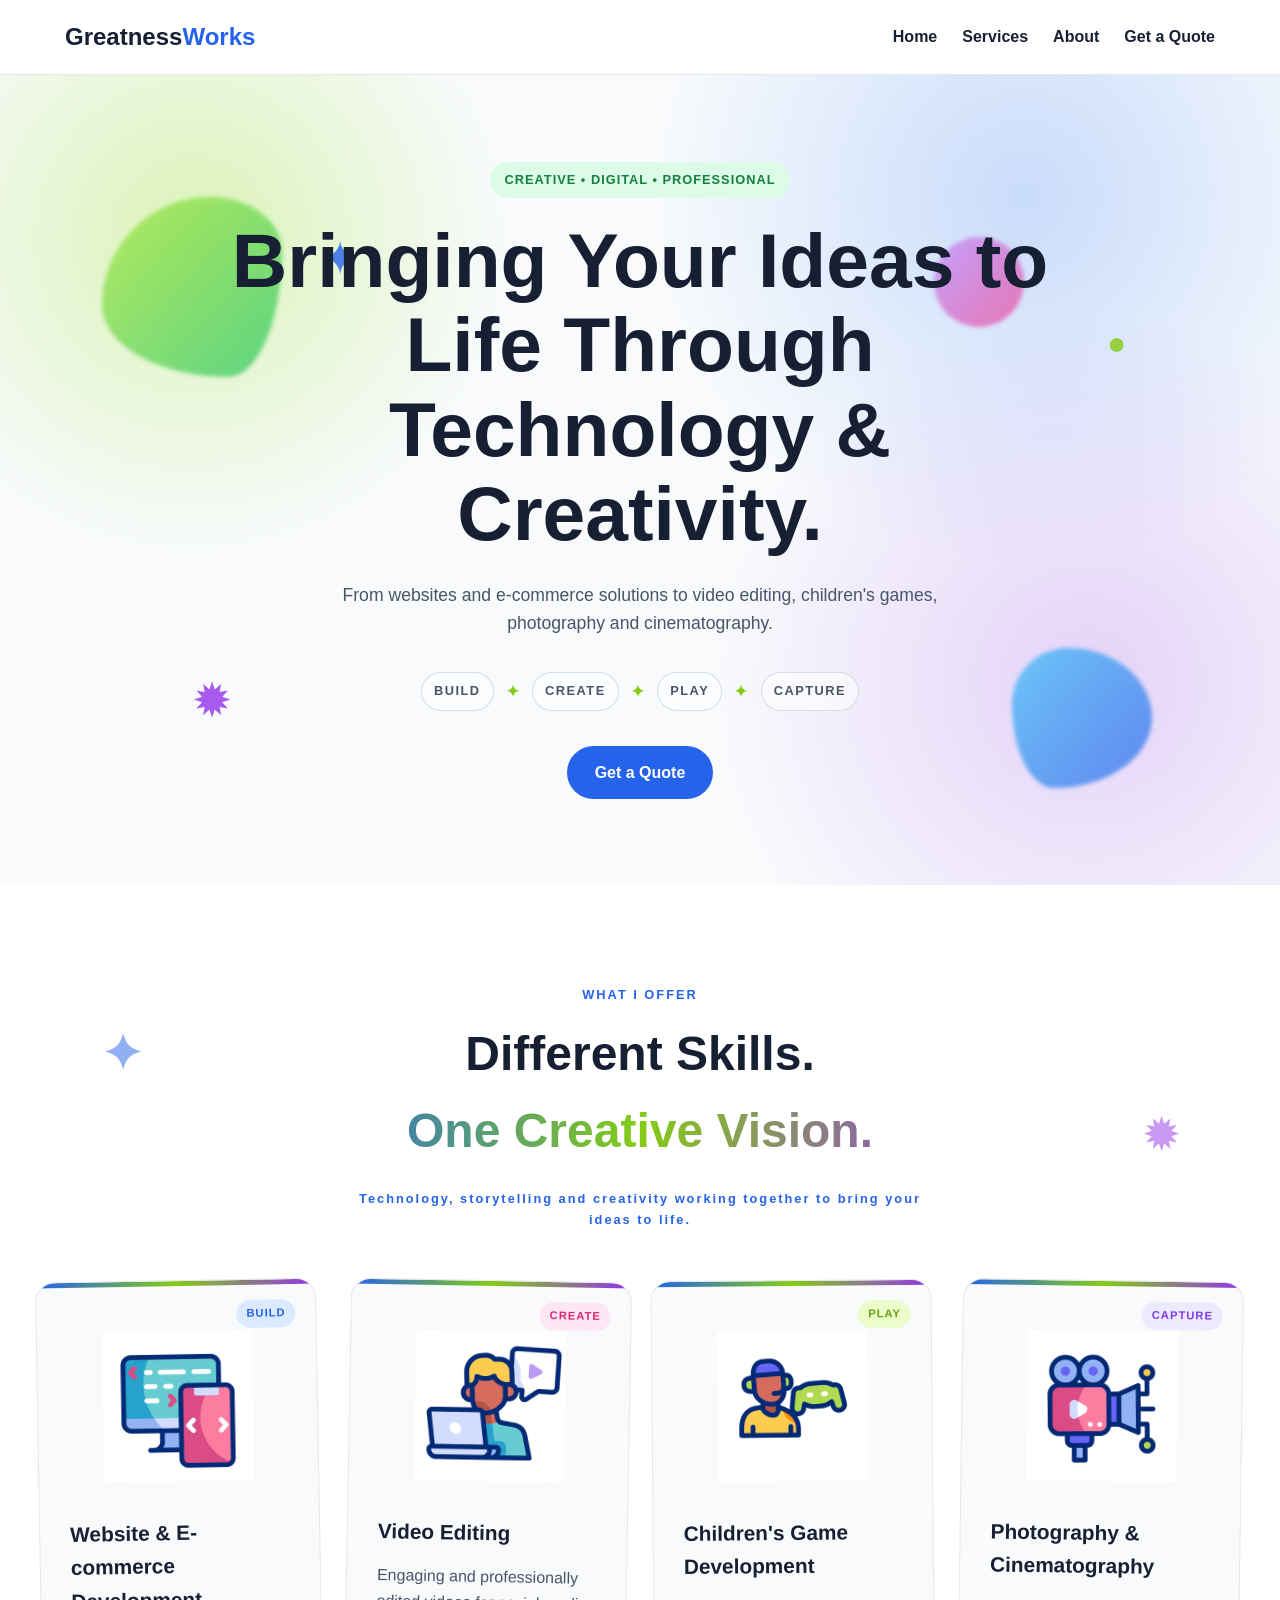
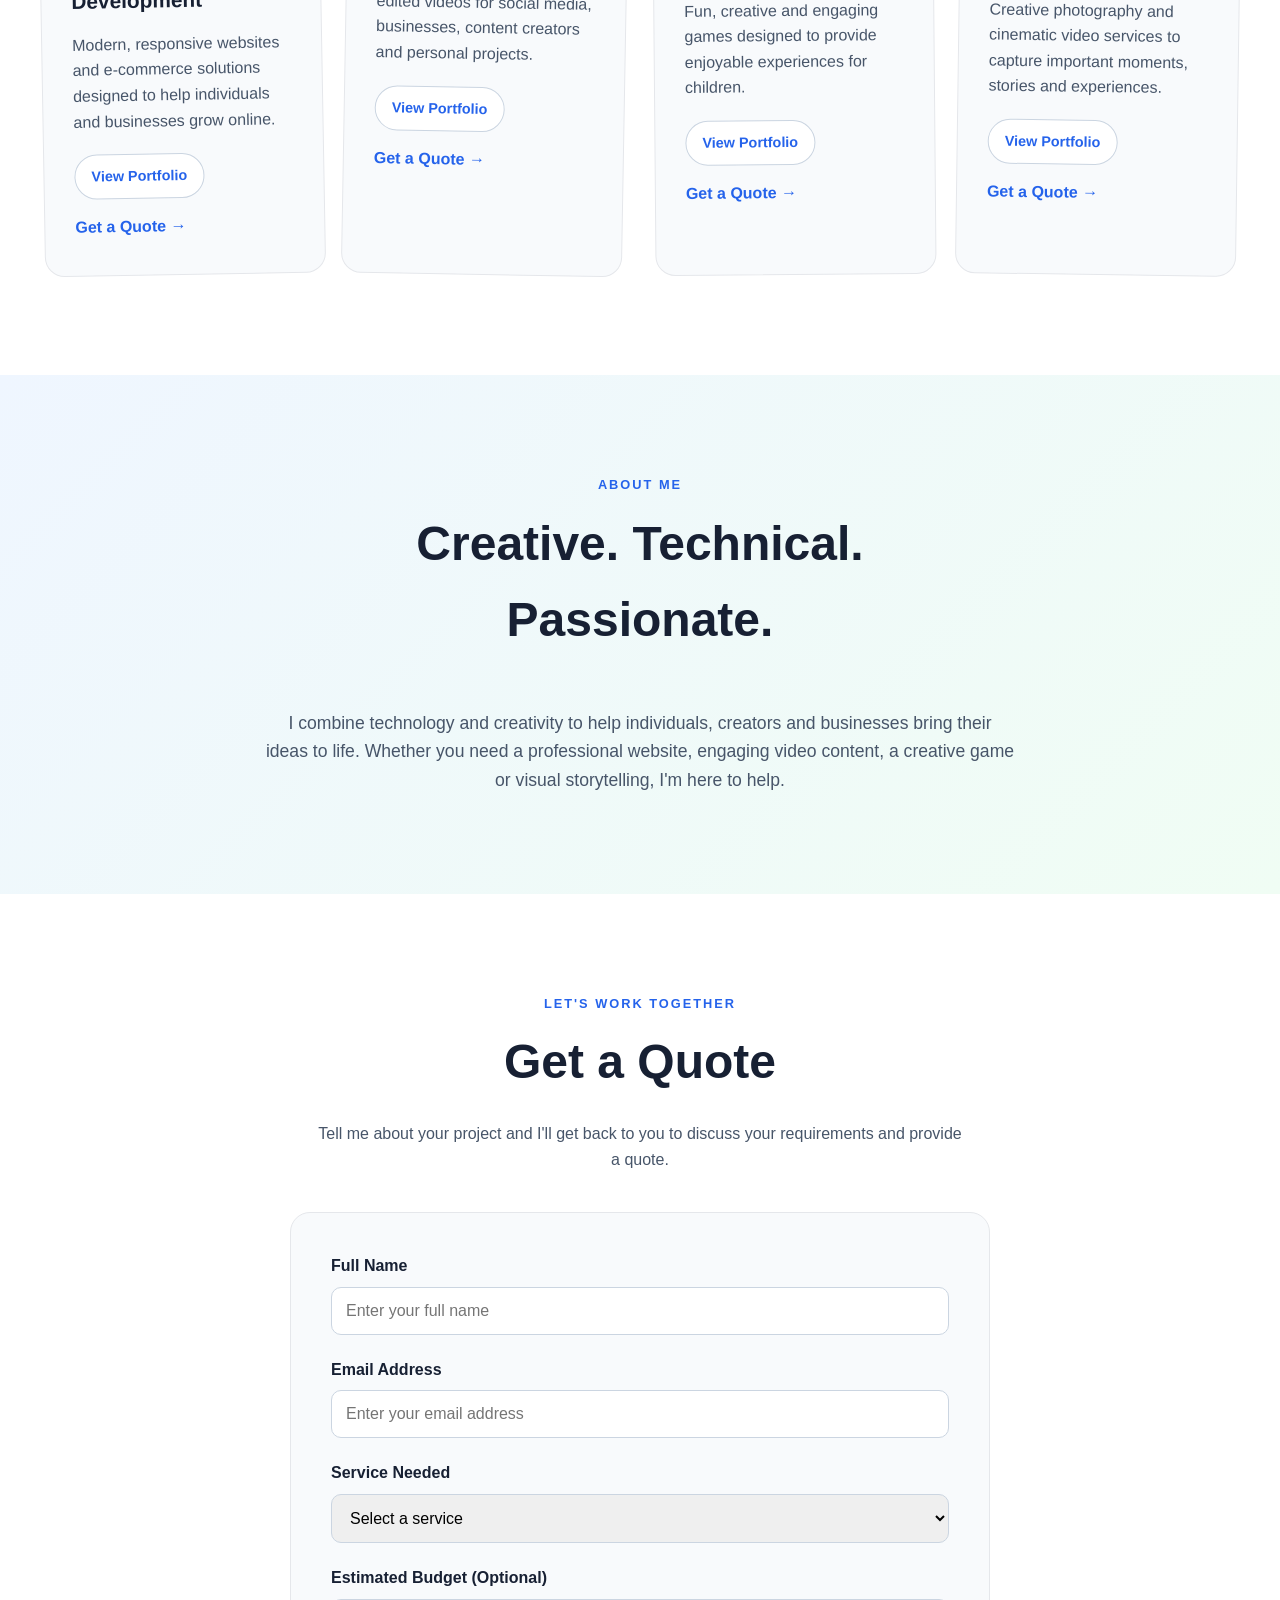
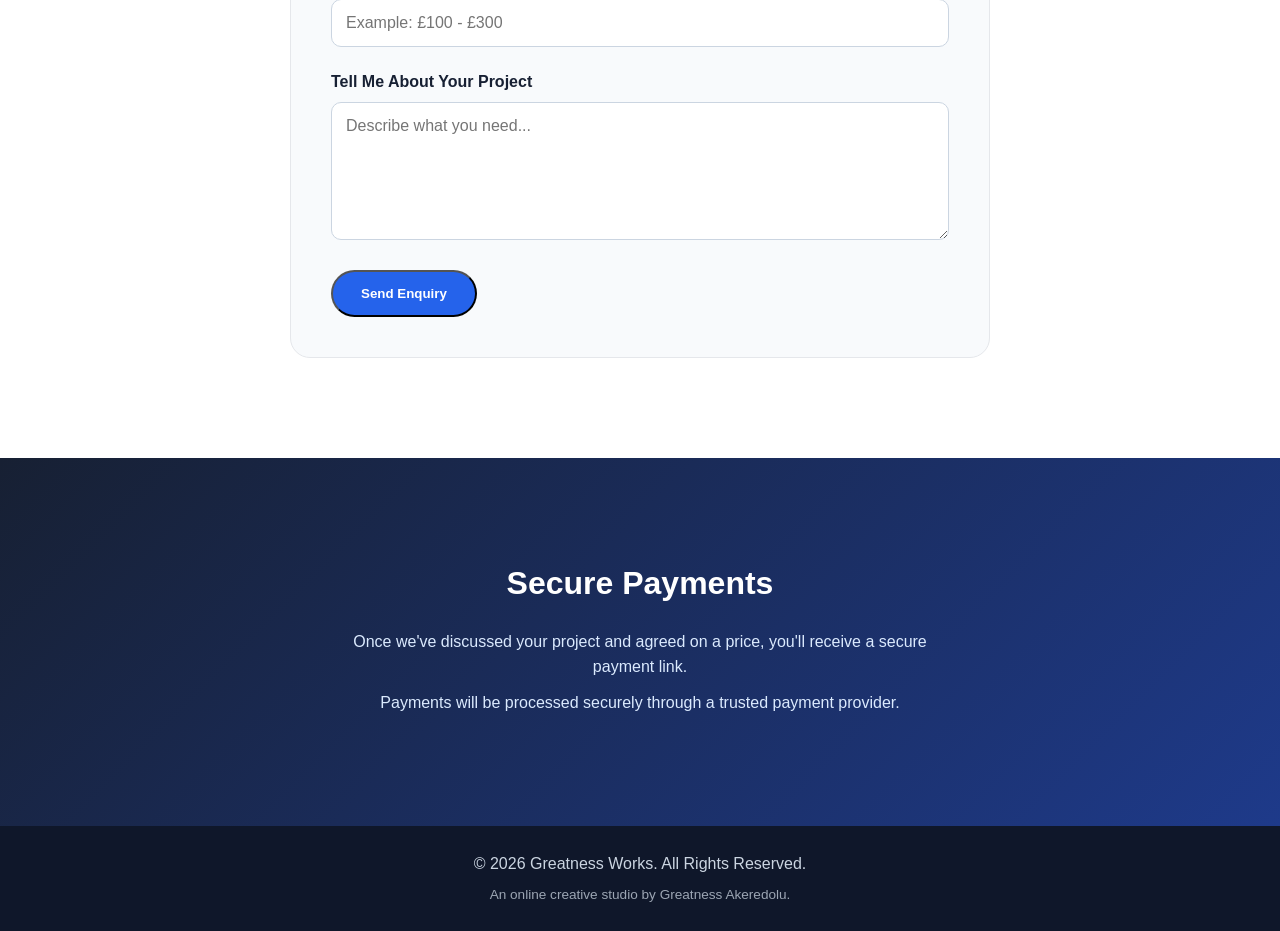
<file: index.html>
<!doctype html>
<html lang="en">
  <head>
    <meta charset="UTF-8" />

    <meta name="viewport" content="width=device-width, initial-scale=1.0" />

    <meta
      name="description"
      content="Creative services including website development, video editing, children's game development, photography and cinematography."
    />

    <title>
      Greatness Works | Web Development, Video Editing & Creative Services
    </title>

    <link rel="stylesheet" href="style.css" />
  </head>

  <body>
    <!-- Navigation -->
    <header>
      <nav>
        <h1 class="logo">
          <a href="#home"> Greatness<span>Works</span> </a>
        </h1>

        <ul class="nav-links">
          <li><a href="#home">Home</a></li>
          <li><a href="#services">Services</a></li>
          <li><a href="#about">About</a></li>
          <li><a href="#contact">Get a Quote</a></li>
        </ul>
      </nav>
    </header>

    <main>
      <section id="home" class="hero">
        <!-- Decorative Creative Elements -->
        <div class="creative-shape shape-one"></div>
        <div class="creative-shape shape-two"></div>
        <div class="creative-shape shape-three"></div>

        <div class="creative-symbol symbol-one">✦</div>
        <div class="creative-symbol symbol-two">✹</div>
        <div class="creative-symbol symbol-three">●</div>

        <div class="hero-content">
          <p class="hero-tag">CREATIVE • DIGITAL • PROFESSIONAL</p>

          <h2>Bringing Your Ideas to Life Through Technology & Creativity.</h2>

          <p class="hero-description">
            From websites and e-commerce solutions to video editing, children's
            games, photography and cinematography.
          </p>

          <div class="creative-skills">
            <span>BUILD</span>

            <span class="skill-symbol">✦</span>

            <span>CREATE</span>

            <span class="skill-symbol">✦</span>

            <span>PLAY</span>

            <span class="skill-symbol">✦</span>

            <span>CAPTURE</span>
          </div>

          <a href="#contact" class="primary-button"> Get a Quote </a>
        </div>
      </section>

      <!-- Services Section -->
      <section id="services" class="services">
        <div class="creative-section-decoration">
          <span class="doodle doodle-one">✦</span>
          <span class="doodle doodle-two">✹</span>
          <span class="doodle doodle-three">+</span>
        </div>

        <div class="section-heading">
          <p>WHAT I OFFER</p>

          <h2>
            Different Skills.
            <span>One Creative Vision.</span>
          </h2>

          <p class="creative-subheading">
            Technology, storytelling and creativity working together to bring
            your ideas to life.
          </p>
        </div>

        <div class="services-container">
          <!-- Website Development -->
          <article class="service-card">
            <div class="service-icon">
              <img
                src="images/responsive.gif"
                alt="Website and e-commerce development illustration"
              />
            </div>

            <h3>Website & E-commerce Development</h3>

            <p>
              Modern, responsive websites and e-commerce solutions designed to
              help individuals and businesses grow online.
            </p>

            <div class="service-actions">
              <a href="portfolio/web-development.html" class="portfolio-button">
                View Portfolio
              </a>

              <a
                href="#contact"
                class="service-quote-button"
                data-service="website"
              >
                Get a Quote →
              </a>
            </div>
          </article>

          <!-- Video Editing -->
          <article class="service-card">
            <div class="service-icon">
              <img
                src="images/video-editor.gif"
                alt="Video editing illustration"
              />
            </div>

            <h3>Video Editing</h3>

            <p>
              Engaging and professionally edited videos for social media,
              businesses, content creators and personal projects.
            </p>

            <div class="service-actions">
              <a href="portfolio/video-editing.html" class="portfolio-button">
                View Portfolio
              </a>

              <a
                href="#contact"
                class="service-quote-button"
                data-service="video-editing"
              >
                Get a Quote →
              </a>
            </div>
          </article>

          <!-- Game Development -->
          <article class="service-card">
            <div class="service-icon">
              <img
                src="images/gamer.gif"
                alt="Children's game development illustration"
              />
            </div>

            <h3>Children's Game Development</h3>

            <p>
              Fun, creative and engaging games designed to provide enjoyable
              experiences for children.
            </p>

            <div class="service-actions">
              <a
                href="portfolio/game-development.html"
                class="portfolio-button"
              >
                View Portfolio
              </a>

              <a
                href="#contact"
                class="service-quote-button"
                data-service="game-development"
              >
                Get a Quote →
              </a>
            </div>
          </article>

          <!-- Photography -->
          <article class="service-card">
            <div class="service-icon">
              <img
                src="images/video-camera.gif"
                alt="Photography and cinematography illustration"
              />
            </div>

            <h3>Photography & Cinematography</h3>

            <p>
              Creative photography and cinematic video services to capture
              important moments, stories and experiences.
            </p>

            <div class="service-actions">
              <a href="portfolio/photography.html" class="portfolio-button">
                View Portfolio
              </a>

              <a
                href="#contact"
                class="service-quote-button"
                data-service="photography"
              >
                Get a Quote →
              </a>
            </div>
          </article>
        </div>
      </section>

      <!-- About Section -->
      <section id="about" class="about">
        <div class="section-heading">
          <p>ABOUT ME</p>
          <h2>Creative. Technical. Passionate.</h2>
        </div>

        <p class="about-description">
          I combine technology and creativity to help individuals, creators and
          businesses bring their ideas to life. Whether you need a professional
          website, engaging video content, a creative game or visual
          storytelling, I'm here to help.
        </p>
      </section>

      <!-- Contact Section -->
      <section id="contact" class="contact">
        <div class="section-heading">
          <p>LET'S WORK TOGETHER</p>
          <h2>Get a Quote</h2>
        </div>

        <p class="contact-description">
          Tell me about your project and I'll get back to you to discuss your
          requirements and provide a quote.
        </p>

        <form
          id="quote-form"
          action="https://formspree.io/f/mppzbkwe"
          method="POST"
        >
          <input
            type="hidden"
            name="_subject"
            value="New Creative Services Enquiry"
          />

          <div class="form-group">
            <label for="name">Full Name</label>

            <input
              type="text"
              id="name"
              name="name"
              placeholder="Enter your full name"
              required
            />
          </div>

          <div class="form-group">
            <label for="email">Email Address</label>

            <input
              type="email"
              id="email"
              name="email"
              placeholder="Enter your email address"
              required
            />
          </div>

          <div class="form-group">
            <label for="service">Service Needed</label>

            <select id="service" name="service" required>
              <option value="">Select a service</option>

              <option value="website">Website & E-commerce Development</option>

              <option value="video-editing">Video Editing</option>

              <option value="game-development">
                Children's Game Development
              </option>

              <option value="photography">Photography & Cinematography</option>
            </select>
          </div>

          <div class="form-group">
            <label for="budget">Estimated Budget (Optional)</label>

            <input
              type="text"
              id="budget"
              name="budget"
              placeholder="Example: £100 - £300"
            />
          </div>

          <div class="form-group">
            <label for="message">Tell Me About Your Project</label>

            <textarea
              id="message"
              name="message"
              rows="6"
              placeholder="Describe what you need..."
              required
            ></textarea>
          </div>

          <button type="submit" class="primary-button">Send Enquiry</button>
        </form>
      </section>

      <!-- Payment Information -->
      <section class="payment">
        <h2>Secure Payments</h2>

        <p>
          Once we've discussed your project and agreed on a price, you'll
          receive a secure payment link.
        </p>

        <p>
          Payments will be processed securely through a trusted payment
          provider.
        </p>
      </section>
    </main>

    <!-- Footer -->
    <footer>
      <p>© 2026 Greatness Works. All Rights Reserved.</p>

      <p class="founder-credit">An online creative studio by Greatness Akeredolu.</p>
    </footer>

    <script src="script.js"></script>
  </body>
</html>
</file>
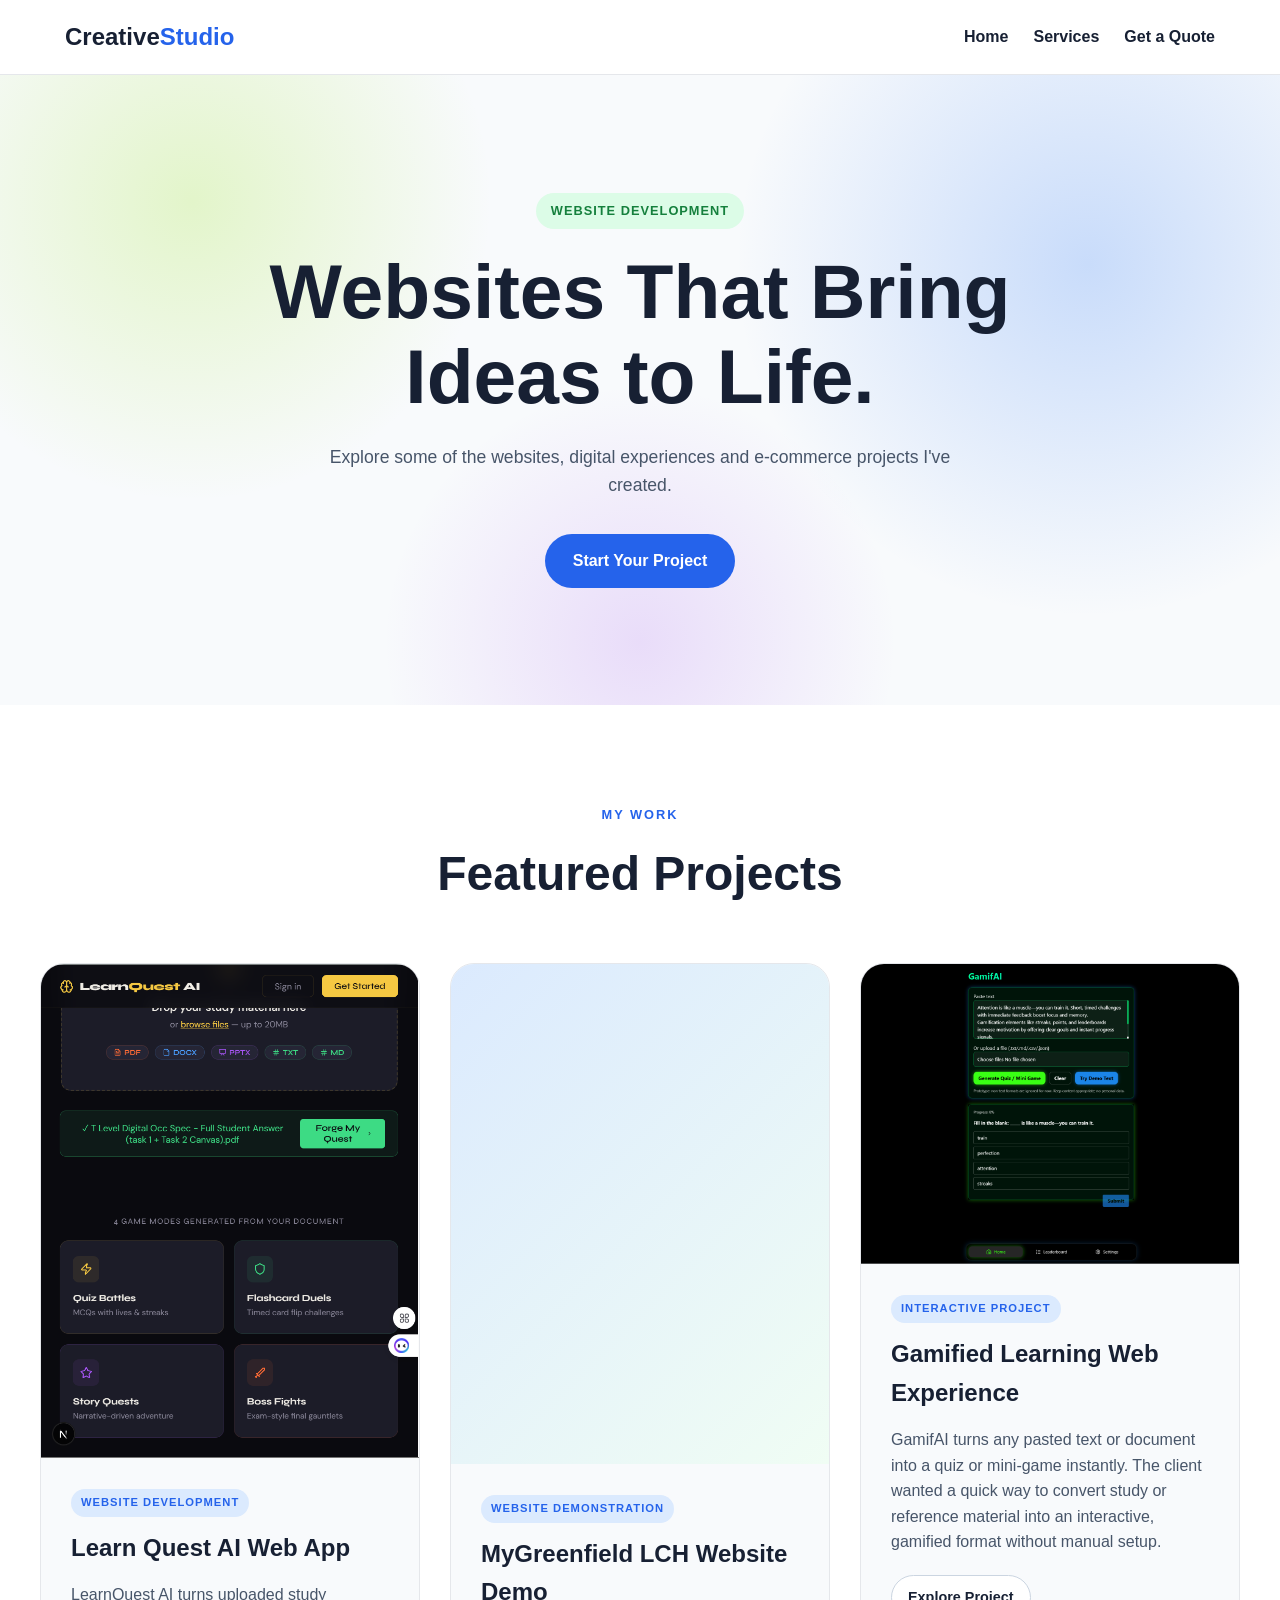
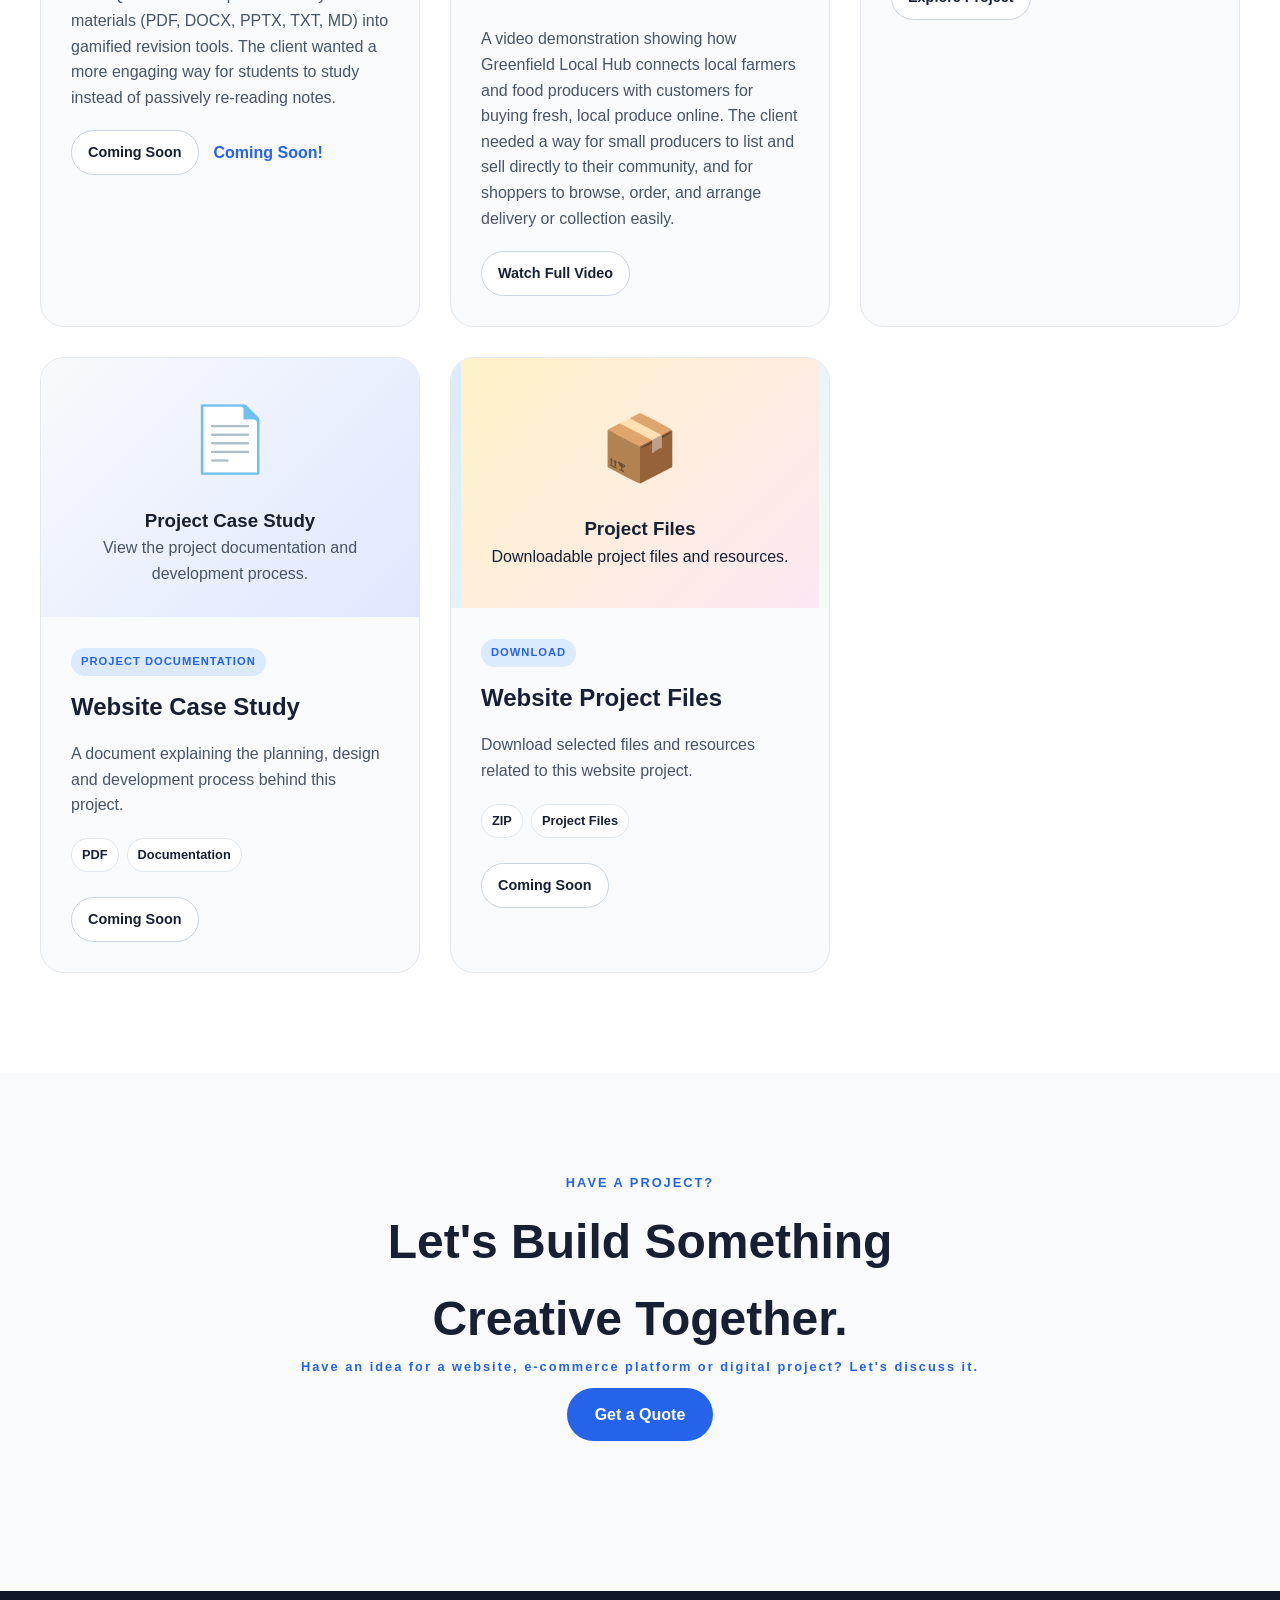
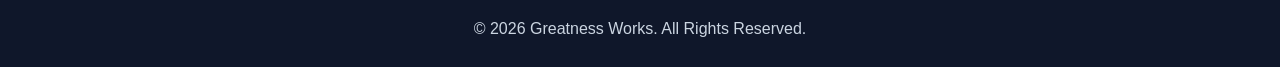
<file: portfolio/web-development.html>
<!doctype html>

<html lang="en">
  <head>
    <meta charset="UTF-8" />

    <meta name="viewport" content="width=device-width, initial-scale=1.0" />

    <meta
      name="description"
      content="Explore my website and e-commerce development portfolio."
    />

    <title>Website Development Portfolio | CreativeStudio</title>

    <!-- Main stylesheet -->

    <link rel="stylesheet" href="../style.css" />
  </head>

  <body>
    <!-- =========================
         NAVIGATION
    ========================== -->

    <header>
      <nav>
        <!-- Logo -->

        <h1 class="logo">
          <a href="../index.html"> Creative<span>Studio</span> </a>
        </h1>

        <!-- Navigation Links -->

        <ul class="nav-links">
          <li>
            <a href="../index.html"> Home </a>
          </li>

          <li>
            <a href="../index.html#services"> Services </a>
          </li>

          <li>
            <a href="../index.html#contact"> Get a Quote </a>
          </li>
        </ul>
      </nav>
    </header>

    <main>
      <!-- =========================
             PORTFOLIO HERO
        ========================== -->

      <section class="portfolio-hero">
        <p class="portfolio-label">WEBSITE DEVELOPMENT</p>

        <h2>Websites That Bring Ideas to Life.</h2>

        <p>
          Explore some of the websites, digital experiences and e-commerce
          projects I've created.
        </p>

        <a href="../index.html#contact" class="primary-button">
          Start Your Project
        </a>
      </section>

      <!-- =========================
             FEATURED PROJECTS
        ========================== -->

      <section class="portfolio-section">
        <div class="section-heading">
          <p>MY WORK</p>

          <h2>Featured Projects</h2>
        </div>

        <!-- Portfolio Grid -->

        <div class="portfolio-grid">
          <!-- =================================
                     PROJECT TYPE 1:
                     IMAGE / WEBSITE SCREENSHOT
                ================================== -->

          <article class="portfolio-card">
            <!-- Project Preview -->

            <div class="portfolio-preview">
              <!--
                        Replace this image path with
                        your actual project screenshot.
                        -->

              <img
                src="../assets/images/Learn-Quest-AI.png"
                alt="Screenshot of website project"
                class="portfolio-image"
              />
            </div>

            <!-- Project Content -->

            <div class="portfolio-content">
              <span class="project-category"> WEBSITE DEVELOPMENT </span>

              <h3>Learn Quest AI Web App</h3>

              <p>
                LearnQuest AI turns uploaded study materials (PDF, DOCX, PPTX,
                TXT, MD) into gamified revision tools. The client wanted a more
                engaging way for students to study instead of passively
                re-reading notes.
              </p>

              <!-- Project Links -->

              <div class="project-links">
                <!-- Live Website -->

                <a
                  href="https://your-live-project.com"
                  class="portfolio-button"
                  target="_blank"
                  rel="noopener noreferrer"
                >
                  Coming Soon
                </a>

                <!-- Source Code -->

                <a
                  href="https://github.com/yourusername/project"
                  class="project-link"
                  target="_blank"
                  rel="noopener noreferrer"
                >
                  Coming Soon!
                </a>
              </div>
            </div>
          </article>

          <!-- =================================
                     PROJECT TYPE 2:
                     VIDEO PROJECT
                ================================== -->

          <article class="portfolio-card">
            <!-- Video Preview -->
            <div class="portfolio-preview">
              <iframe
                width="100%"
                height="500"
                src="https://www.youtube.com/embed/PdOprYZLmvo"
                title="Greenfield LCH Website Demo"
                frameborder="0"
                allow="
                  accelerometer;
                  autoplay;
                  clipboard-write;
                  encrypted-media;
                  gyroscope;
                  picture-in-picture;
                  web-share;
                "
                allowfullscreen
              >
              </iframe>
            </div>

            <!-- Project Content -->
            <div class="portfolio-content">
              <span class="project-category"> WEBSITE DEMONSTRATION </span>

              <h3>MyGreenfield LCH Website Demo</h3>

              <p>
                A video demonstration showing how Greenfield Local Hub connects
                local farmers and food producers with customers for buying
                fresh, local produce online. The client needed a way for small
                producers to list and sell directly to their community, and for
                shoppers to browse, order, and arrange delivery or collection
                easily.
              </p>

              <div class="project-links">
                <a
                  href="https://youtu.be/PdOprYZLmvo"
                  class="portfolio-button"
                  target="_blank"
                  rel="noopener noreferrer"
                >
                  Watch Full Video
                </a>
              </div>
            </div>
          </article>

          <!-- =================================
                     PROJECT TYPE 5:
                     PLAYABLE WEB GAME / INTERACTIVE PROJECT

                     NOTE:
                     This is included as a reusable
                     example. It would normally be
                     more relevant on your Game
                     Development portfolio page.
                ================================== -->

          <article class="portfolio-card">
            <!-- Game Preview -->

            <div class="portfolio-preview">
              <!--
                        Replace this image path with
                        your actual project screenshot.
                        -->

              <img
                src="../assets/images/GamifAI Web App.png"
                alt="Screenshot of website project"
                class="portfolio-image"
              />
            </div>

            <!-- Project Content -->

            <div class="portfolio-content">
              <span class="project-category"> INTERACTIVE PROJECT </span>

              <h3>Gamified Learning Web Experience</h3>

              <p>
                GamifAI turns any pasted text or document into a quiz or
                mini-game instantly. The client wanted a quick way to convert
                study or reference material into an interactive, gamified format
                without manual setup.
              </p>

              <div class="project-links">
                <a
                  href="https://gamifai-sigma.vercel.app/"
                  class="portfolio-button"
                  target="_blank"
                  rel="noopener noreferrer"
                >
                  Explore Project
                </a>
              </div>
            </div>
          </article>

          <!-- =================================
                     PROJECT TYPE 3:
                     DOCUMENT / PDF PROJECT
                ================================== -->

          <article class="portfolio-card">
            <!-- Document Preview -->

            <div class="portfolio-preview">
              <div class="document-preview">
                <div class="document-icon">📄</div>

                <h3>Project Case Study</h3>

                <p>View the project documentation and development process.</p>
              </div>
            </div>

            <!-- Project Content -->

            <div class="portfolio-content">
              <span class="project-category"> PROJECT DOCUMENTATION </span>

              <h3>Website Case Study</h3>

              <p>
                A document explaining the planning, design and development
                process behind this project.
              </p>

              <div class="project-tools">
                <span>PDF</span>

                <span>Documentation</span>
              </div>

              <div class="project-links">
                <a
                  href="../assets/documents/project-case-study.pdf"
                  class="portfolio-button"
                  target="_blank"
                >
                  Coming Soon
                </a>

                <a
                  href="../assets/documents/project-case-study.pdf"
                  class="project-link"
                  aria-label="Download the website case study PDF"
                  download
                >
                </a>
              </div>
            </div>
          </article>

          <!-- =================================
                     PROJECT TYPE 4:
                     DOWNLOADABLE PROJECT FILE
                ================================== -->

          <article class="portfolio-card">
            <!-- File Preview -->

            <div class="portfolio-preview">
              <div class="file-preview">
                <span> 📦 </span>

                <h3>Project Files</h3>

                <p>Downloadable project files and resources.</p>
              </div>
            </div>

            <!-- Project Content -->

            <div class="portfolio-content">
              <span class="project-category"> DOWNLOAD </span>

              <h3>Website Project Files</h3>

              <p>
                Download selected files and resources related to this website
                project.
              </p>

              <div class="project-tools">
                <span>ZIP</span>

                <span>Project Files</span>
              </div>

              <div class="project-links">
                <a
                  href="../assets/downloads/project-files.zip"
                  class="portfolio-button"
                  download
                >
                  Coming Soon
                </a>
              </div>
            </div>
          </article>

          <!-- =================================
                     ADD MORE PROJECTS BELOW

                     Copy one of the project card
                     examples above depending on the
                     type of content you want to show.
                ================================== -->
        </div>
      </section>

      <!-- =========================
             CALL TO ACTION
        ========================== -->

      <section class="portfolio-cta">
        <div class="section-heading">
          <p>HAVE A PROJECT?</p>

          <h2>Let's Build Something Creative Together.</h2>

          <p>
            Have an idea for a website, e-commerce platform or digital project?
            Let's discuss it.
          </p>

          <a href="../index.html#contact" class="primary-button">
            Get a Quote
          </a>
        </div>
      </section>
    </main>

    <!-- =========================
         FOOTER
    ========================== -->

    <footer>
      <p>© 2026 Greatness Works. All Rights Reserved.</p>
    </footer>
  </body>
</html>
</file>
<file: style.css>
/* =========================
   GLOBAL STYLES
========================= */

* {
  margin: 0;
  padding: 0;
  box-sizing: border-box;
}

html {
  scroll-behavior: smooth;
}

body {
  font-family: Arial, sans-serif;
  background-color: #f8fafc;
  color: #172033;
  line-height: 1.6;
}

/* =========================
   NAVIGATION
========================= */

header {
  position: sticky;
  top: 0;
  z-index: 1000;

  background-color: rgba(255, 255, 255, 0.95);
  backdrop-filter: blur(10px);

  border-bottom: 1px solid #e5e7eb;
}

nav {
  max-width: 1200px;
  margin: auto;
  padding: 18px 25px;

  display: flex;
  justify-content: space-between;
  align-items: center;
}

.logo {
  font-size: 1.5rem;
  font-weight: 800;
}

.logo span {
  color: #2563eb;
}

.nav-links {
  display: flex;
  gap: 25px;
  list-style: none;
}

.nav-links a {
  color: #172033;
  text-decoration: none;
  font-weight: 600;

  transition: color 0.3s ease;
}

.nav-links a:hover {
  color: #2563eb;
}

/* =========================
   HERO SECTION
========================= */

.hero {
  min-height: 90vh;

  display: flex;
  align-items: center;
  justify-content: center;

  padding: 80px 25px;

  text-align: center;

  background:
    radial-gradient(circle at top left, #d9f99d, transparent 35%),
    radial-gradient(circle at bottom right, #bfdbfe, transparent 35%), #f8fafc;
}

.hero-content {
  max-width: 850px;
}

.hero-tag {
  display: inline-block;

  margin-bottom: 20px;
  padding: 8px 15px;

  border-radius: 50px;

  background-color: #dcfce7;
  color: #15803d;

  font-size: 0.8rem;
  font-weight: bold;

  letter-spacing: 1px;
}

.hero h2 {
  font-size: clamp(2.5rem, 6vw, 5rem);

  line-height: 1.1;

  margin-bottom: 25px;
}

.hero-description {
  max-width: 650px;
  margin: 0 auto 35px;

  font-size: 1.1rem;
  color: #475569;
}

/* =========================
   BUTTONS
========================= */

.primary-button {
  display: inline-block;

  padding: 14px 28px;

  background-color: #2563eb;
  color: white;

  border-radius: 50px;

  text-decoration: none;
  font-weight: bold;

  transition:
    transform 0.3s ease,
    box-shadow 0.3s ease,
    background-color 0.3s ease;
}

.primary-button:hover {
  background-color: #1d4ed8;

  transform: translateY(-3px);

  box-shadow: 0 10px 25px rgba(37, 99, 235, 0.25);
}

/* =========================
   GENERAL SECTIONS
========================= */

section {
  padding: 100px 25px;
}

.section-heading {
  max-width: 700px;
  margin: 0 auto 50px;

  text-align: center;
}

.section-heading p {
  color: #2563eb;

  font-size: 0.8rem;
  font-weight: bold;

  letter-spacing: 2px;

  margin-bottom: 10px;
}

.section-heading h2 {
  font-size: clamp(2rem, 4vw, 3rem);
}

/* =========================
   SERVICES
========================= */

.services {
  background-color: white;
}

.services-container {
  max-width: 1200px;
  margin: auto;

  display: grid;

  grid-template-columns: repeat(auto-fit, minmax(240px, 1fr));

  gap: 25px;
}

.service-card {
  padding: 35px 30px;

  background-color: #f8fafc;

  border: 1px solid #e5e7eb;

  border-radius: 20px;

  transition:
    transform 0.3s ease,
    box-shadow 0.3s ease;
}

.service-card:hover {
  transform: translateY(-8px);

  box-shadow: 0 20px 40px rgba(15, 23, 42, 0.1);
}

.service-icon {
  width: 100%;
  height: 180px;

  display: flex;
  justify-content: center;
  align-items: center;

  margin-bottom: 20px;
}

.service-icon img {
  width: 150px;
  height: 150px;

  object-fit: contain;

  transition: transform 0.4s ease;
}

.service-card:hover .service-icon img {
  transform: scale(1.08) rotate(-3deg);
}

.service-card h3 {
  margin-bottom: 15px;

  font-size: 1.3rem;
}

.service-card p {
  margin-bottom: 20px;

  color: #475569;
}

.service-card a {
  color: #2563eb;

  text-decoration: none;

  font-weight: bold;
}

/* =========================
   ABOUT
========================= */

.about {
  text-align: center;

  background: linear-gradient(135deg, #eff6ff, #f0fdf4);
}

.about-description {
  max-width: 750px;

  margin: auto;

  font-size: 1.1rem;

  color: #475569;
}

/* =========================
   CONTACT FORM
========================= */

.contact {
  background-color: white;
}

.contact-description {
  max-width: 650px;

  margin: -30px auto 40px;

  text-align: center;

  color: #475569;
}

form {
  max-width: 700px;

  margin: auto;

  padding: 40px;

  border-radius: 20px;

  background-color: #f8fafc;

  border: 1px solid #e5e7eb;
}

.form-group {
  margin-bottom: 22px;
}

.form-group label {
  display: block;

  margin-bottom: 8px;

  font-weight: bold;
}

.form-group input,
.form-group select,
.form-group textarea {
  width: 100%;

  padding: 14px;

  border: 1px solid #cbd5e1;

  border-radius: 10px;

  font-size: 1rem;

  font-family: inherit;

  transition:
    border-color 0.3s ease,
    box-shadow 0.3s ease;
}

.form-group input:focus,
.form-group select:focus,
.form-group textarea:focus {
  outline: none;

  border-color: #2563eb;

  box-shadow: 0 0 0 3px rgba(37, 99, 235, 0.1);
}

textarea {
  resize: vertical;
}

/* =========================
   PAYMENT SECTION
========================= */

.payment {
  text-align: center;

  color: white;

  background: linear-gradient(135deg, #172033, #1e3a8a);
}

.payment h2 {
  margin-bottom: 20px;

  font-size: 2rem;
}

.payment p {
  max-width: 600px;

  margin: 10px auto;

  color: #dbeafe;
}

/* =========================
   FOOTER
========================= */

footer {
  padding: 25px;

  text-align: center;

  background-color: #0f172a;

  color: #cbd5e1;
}

/* =========================
   MOBILE RESPONSIVENESS
========================= */

@media (max-width: 768px) {
  nav {
    flex-direction: column;

    gap: 15px;
  }

  .nav-links {
    flex-wrap: wrap;

    justify-content: center;

    gap: 15px;
  }

  .hero {
    min-height: 80vh;
  }

  section {
    padding: 70px 20px;
  }

  form {
    padding: 25px 20px;
  }
}

/* =========================
   CREATIVE VISUAL IDENTITY
========================= */

.hero {
  position: relative;
  overflow: hidden;

  background:
    radial-gradient(
      circle at 15% 20%,
      rgba(163, 230, 53, 0.35),
      transparent 25%
    ),
    radial-gradient(
      circle at 85% 75%,
      rgba(147, 51, 234, 0.2),
      transparent 30%
    ),
    radial-gradient(
      circle at 80% 15%,
      rgba(59, 130, 246, 0.25),
      transparent 30%
    ),
    #f8fafc;
}

/* Keep hero content above decorations */

.hero-content {
  position: relative;
  z-index: 2;
}

/* Floating shapes */

.creative-shape {
  position: absolute;

  border-radius: 50%;

  filter: blur(2px);

  opacity: 0.7;

  animation: float 8s ease-in-out infinite;
}

/* Green blob */

.shape-one {
  width: 180px;
  height: 180px;

  background: linear-gradient(135deg, #a3e635, #22c55e);

  top: 15%;
  left: 8%;

  border-radius: 60% 40% 30% 70% / 60% 30% 70% 40%;
}

/* Blue blob */

.shape-two {
  width: 140px;
  height: 140px;

  background: linear-gradient(135deg, #38bdf8, #2563eb);

  bottom: 12%;
  right: 10%;

  animation-delay: 2s;

  border-radius: 40% 60% 70% 30% / 40% 50% 50% 60%;
}

/* Purple blob */

.shape-three {
  width: 90px;
  height: 90px;

  background: linear-gradient(135deg, #c084fc, #ec4899);

  top: 20%;
  right: 20%;

  animation-delay: 4s;
}

/* Creative symbols */

.creative-symbol {
  position: absolute;

  z-index: 1;

  font-size: 3rem;

  animation: float 6s ease-in-out infinite;

  opacity: 0.8;
}

.symbol-one {
  color: #2563eb;

  top: 18%;
  left: 25%;
}

.symbol-two {
  color: #9333ea;

  bottom: 18%;
  left: 15%;

  animation-delay: 2s;
}

.symbol-three {
  color: #84cc16;

  top: 30%;
  right: 12%;

  font-size: 2rem;

  animation-delay: 3s;
}

/* Floating animation */

@keyframes float {
  0%,
  100% {
    transform: translateY(0px) rotate(0deg);
  }

  50% {
    transform: translateY(-20px) rotate(8deg);
  }
}

/* Creative service card personality */

.service-card {
  position: relative;

  overflow: hidden;
}

/* Color accent at top */

.service-card::before {
  content: "";

  position: absolute;

  top: 0;
  left: 0;

  width: 100%;
  height: 5px;

  background: linear-gradient(90deg, #2563eb, #84cc16, #9333ea);
}

/* Slight personality differences */

.service-card:nth-child(1) {
  transform: rotate(-1deg);
}

.service-card:nth-child(2) {
  transform: rotate(1deg);
}

.service-card:nth-child(3) {
  transform: rotate(-0.5deg);
}

.service-card:nth-child(4) {
  transform: rotate(0.8deg);
}

/* Maintain hover effect */

.service-card:hover {
  transform: translateY(-10px) rotate(0deg) scale(1.02);
}

/* =========================
   CREATIVE PLAYGROUND
========================= */

.services {
  position: relative;

  overflow: hidden;
}

/* Heading highlight */

.section-heading h2 span {
  display: block;

  background: linear-gradient(90deg, #2563eb, #84cc16, #9333ea);

  -webkit-background-clip: text;
  background-clip: text;

  color: transparent;
}

/* Creative subtitle */

.creative-subheading {
  max-width: 600px;

  margin: 20px auto 0;

  color: #64748b;

  font-size: 1rem;

  letter-spacing: 0;
}

/* Decorative container */

.creative-section-decoration {
  position: absolute;

  inset: 0;

  pointer-events: none;
}

/* Creative doodles */

.doodle {
  position: absolute;

  font-weight: bold;

  opacity: 0.5;

  animation: doodleFloat 7s ease-in-out infinite;
}

.doodle-one {
  top: 12%;
  left: 8%;

  color: #2563eb;

  font-size: 3rem;
}

.doodle-two {
  top: 20%;
  right: 8%;

  color: #9333ea;

  font-size: 2.5rem;

  animation-delay: 2s;
}

.doodle-three {
  bottom: 15%;
  left: 5%;

  color: #84cc16;

  font-size: 3rem;

  animation-delay: 4s;
}

/* Doodle movement */

@keyframes doodleFloat {
  0%,
  100% {
    transform: translateY(0) rotate(0deg);
  }

  50% {
    transform: translateY(-15px) rotate(10deg);
  }
}

/* =========================
   SERVICE PERSONALITY
========================= */

/* Website Development */

.service-card:nth-child(1)::after {
  content: "BUILD";

  position: absolute;

  top: 20px;
  right: 20px;

  padding: 5px 10px;

  border-radius: 50px;

  background-color: #dbeafe;

  color: #2563eb;

  font-size: 0.7rem;

  font-weight: bold;

  letter-spacing: 1px;
}

/* Video Editing */

.service-card:nth-child(2)::after {
  content: "CREATE";

  position: absolute;

  top: 20px;
  right: 20px;

  padding: 5px 10px;

  border-radius: 50px;

  background-color: #fce7f3;

  color: #db2777;

  font-size: 0.7rem;

  font-weight: bold;

  letter-spacing: 1px;
}

/* Game Development */

.service-card:nth-child(3)::after {
  content: "PLAY";

  position: absolute;

  top: 20px;
  right: 20px;

  padding: 5px 10px;

  border-radius: 50px;

  background-color: #ecfccb;

  color: #65a30d;

  font-size: 0.7rem;

  font-weight: bold;

  letter-spacing: 1px;
}

/* Photography */

.service-card:nth-child(4)::after {
  content: "CAPTURE";

  position: absolute;

  top: 20px;
  right: 20px;

  padding: 5px 10px;

  border-radius: 50px;

  background-color: #ede9fe;

  color: #7c3aed;

  font-size: 0.7rem;

  font-weight: bold;

  letter-spacing: 1px;
}

/* =========================
   CREATIVE BRAND SIGNATURE
========================= */

.creative-skills {
  display: flex;

  justify-content: center;
  align-items: center;

  flex-wrap: wrap;

  gap: 12px;

  margin: 0 auto 35px;

  font-size: 0.8rem;

  font-weight: 800;

  letter-spacing: 1.5px;

  color: #475569;
}

.creative-skills span:not(.skill-symbol) {
  padding: 8px 12px;

  border-radius: 50px;

  background-color: rgba(255, 255, 255, 0.6);

  border: 1px solid rgba(203, 213, 225, 0.8);

  transition:
    transform 0.3s ease,
    background-color 0.3s ease;
}

.creative-skills span:not(.skill-symbol):hover {
  transform: translateY(-4px);

  background-color: white;
}

.skill-symbol {
  color: #84cc16;

  font-size: 1rem;
}

/* =========================
   FORM SUBMISSION MESSAGES
========================= */

.form-message {
  max-width: 600px;

  margin: 20px auto;

  padding: 16px 20px;

  border-radius: 12px;

  font-weight: 600;

  text-align: center;

  animation: messageAppear 0.4s ease;
}

.form-message.success {
  background-color: #ecfdf5;

  color: #166534;

  border: 1px solid #86efac;
}

.form-message.error {
  background-color: #fef2f2;

  color: #991b1b;

  border: 1px solid #fca5a5;
}

@keyframes messageAppear {
  from {
    opacity: 0;

    transform: translateY(10px);
  }

  to {
    opacity: 1;

    transform: translateY(0);
  }
}

/* Disabled button */

button:disabled {
  opacity: 0.7;

  cursor: not-allowed;
}

.founder-credit {
  margin-top: 8px;

  font-size: 0.85rem;

  opacity: 0.75;
}

/* =========================
   SERVICE ACTION BUTTONS
========================= */

.service-actions {
  display: flex;
  align-items: center;
  gap: 15px;
  flex-wrap: wrap;
}

/* Portfolio Button */

.portfolio-button {
  display: inline-flex;
  align-items: center;
  justify-content: center;

  padding: 10px 16px;

  border: 1px solid #cbd5e1;
  border-radius: 50px;

  color: #172033;
  background-color: white;

  text-decoration: none;

  font-weight: 700;
  font-size: 0.9rem;

  transition:
    transform 0.3s ease,
    box-shadow 0.3s ease,
    border-color 0.3s ease;
}

.portfolio-button:hover {
  transform: translateY(-3px);

  border-color: #2563eb;

  box-shadow: 0 8px 20px rgba(37, 99, 235, 0.15);
}

/* Quote Button */

.service-quote-button {
  font-weight: bold;
}

/* =========================
   PORTFOLIO SYSTEM
========================= */

/* Logo link */

.logo a {
  color: inherit;

  text-decoration: none;
}

/* Portfolio Hero */

.portfolio-hero {
  min-height: 70vh;

  display: flex;

  flex-direction: column;

  justify-content: center;

  align-items: center;

  text-align: center;

  padding: 100px 25px;

  background:
    radial-gradient(
      circle at 15% 20%,
      rgba(163, 230, 53, 0.25),
      transparent 25%
    ),
    radial-gradient(
      circle at 85% 30%,
      rgba(59, 130, 246, 0.25),
      transparent 30%
    ),
    radial-gradient(
      circle at 50% 90%,
      rgba(147, 51, 234, 0.15),
      transparent 30%
    ),
    #f8fafc;
}

.portfolio-hero h2 {
  max-width: 850px;

  margin-bottom: 25px;

  font-size: clamp(2.5rem, 6vw, 5rem);

  line-height: 1.1;
}

.portfolio-hero > p:not(.portfolio-label) {
  max-width: 650px;

  margin-bottom: 35px;

  color: #475569;

  font-size: 1.1rem;
}

.portfolio-label {
  margin-bottom: 20px;

  padding: 8px 15px;

  border-radius: 50px;

  background-color: #dcfce7;

  color: #15803d;

  font-size: 0.8rem;

  font-weight: bold;

  letter-spacing: 1px;
}

/* Portfolio Section */

.portfolio-section {
  background-color: white;
}

/* Portfolio Grid */

.portfolio-grid {
  max-width: 1200px;

  margin: auto;

  display: grid;

  grid-template-columns: repeat(auto-fit, minmax(300px, 1fr));

  gap: 30px;
}

/* Portfolio Card */

.portfolio-card {
  overflow: hidden;

  border: 1px solid #e5e7eb;

  border-radius: 24px;

  background-color: #f8fafc;

  transition:
    transform 0.3s ease,
    box-shadow 0.3s ease;
}

.portfolio-card:hover {
  transform: translateY(-8px);

  box-shadow: 0 20px 40px rgba(15, 23, 42, 0.12);
}

/* Portfolio Preview */

.portfolio-preview {
  min-height: 250px;

  display: flex;

  justify-content: center;

  align-items: center;

  background: linear-gradient(135deg, #dbeafe, #f0fdf4);
}

/* Placeholder */

.portfolio-placeholder {
  text-align: center;

  color: #475569;
}

.portfolio-placeholder span {
  display: block;

  margin-bottom: 10px;

  font-size: 4rem;
}

/* Portfolio Content */

.portfolio-content {
  padding: 30px;
}

.project-category {
  display: inline-block;

  margin-bottom: 12px;

  padding: 5px 10px;

  border-radius: 50px;

  background-color: #dbeafe;

  color: #2563eb;

  font-size: 0.7rem;

  font-weight: bold;

  letter-spacing: 1px;
}

.portfolio-content h3 {
  margin-bottom: 15px;

  font-size: 1.5rem;
}

.portfolio-content > p {
  margin-bottom: 20px;

  color: #475569;
}

/* Tools */

.project-tools {
  display: flex;

  flex-wrap: wrap;

  gap: 8px;

  margin-bottom: 25px;
}

.project-tools span {
  padding: 6px 10px;

  border-radius: 50px;

  background-color: white;

  border: 1px solid #e2e8f0;

  font-size: 0.8rem;

  font-weight: 600;
}

/* Project Links */

.project-links {
  display: flex;

  align-items: center;

  gap: 15px;

  flex-wrap: wrap;
}

.project-link {
  color: #2563eb;

  text-decoration: none;

  font-weight: bold;
}

/* =========================
   PORTFOLIO MEDIA TYPES
========================= */

/* Images */

.portfolio-image {
  width: 100%;
  height: 100%;

  display: block;

  object-fit: cover;
}

/* Videos */

.portfolio-video {
  width: 100%;

  display: block;

  border-radius: 0;
}

/* PDF / Document Preview */

.document-preview {
  min-height: 250px;

  display: flex;

  flex-direction: column;

  justify-content: center;
  align-items: center;

  text-align: center;

  padding: 30px;

  background: linear-gradient(135deg, #f8fafc, #e0e7ff);
}

.document-icon {
  font-size: 4rem;

  margin-bottom: 15px;
}

.document-preview p {
  color: #475569;
}

/* Game Preview */

.game-preview {
  min-height: 250px;

  display: flex;

  flex-direction: column;

  justify-content: center;
  align-items: center;

  text-align: center;

  padding: 30px;

  background: linear-gradient(135deg, #ecfccb, #dbeafe);
}

.game-preview span {
  font-size: 5rem;

  margin-bottom: 15px;
}

/* File / Download Preview */

.file-preview {
  min-height: 250px;

  display: flex;

  flex-direction: column;

  justify-content: center;
  align-items: center;

  text-align: center;

  padding: 30px;

  background: linear-gradient(135deg, #fef3c7, #fce7f3);
}

.file-preview span {
  font-size: 4rem;

  margin-bottom: 15px;
}
</file>
